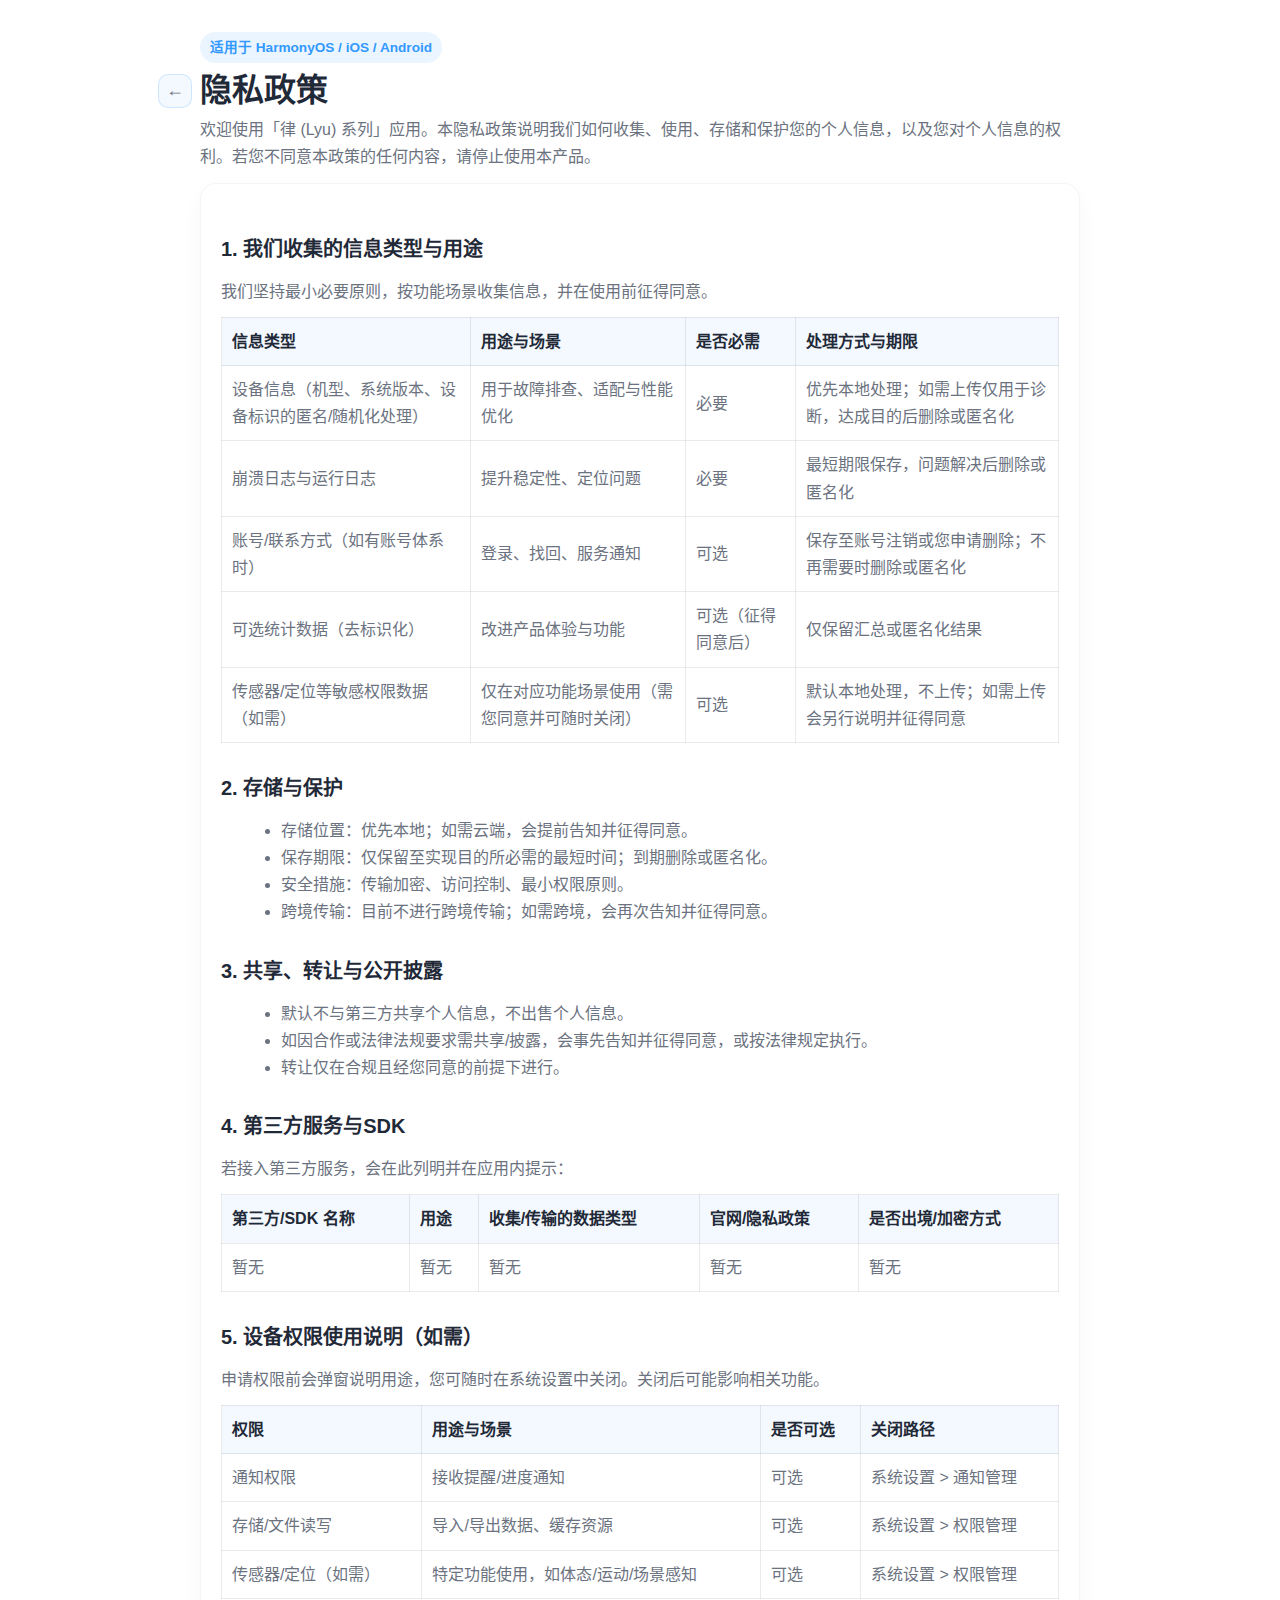
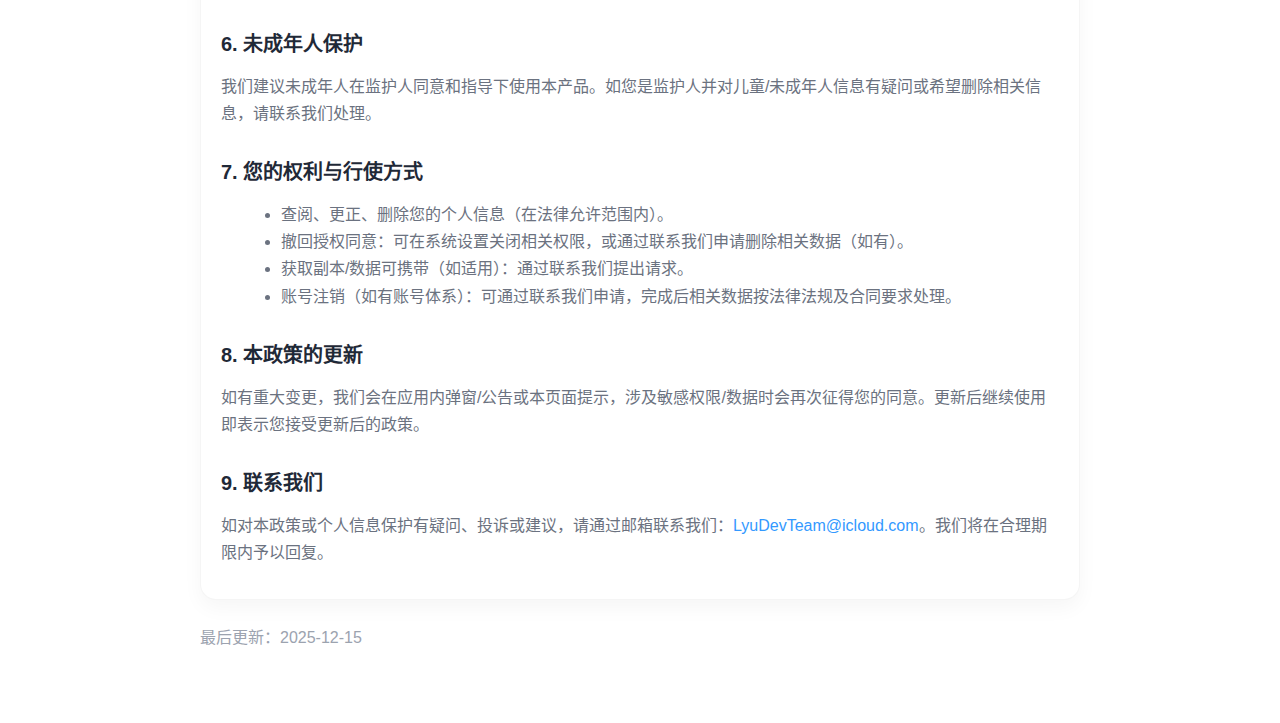
<file: privacy.html>
<!DOCTYPE html>
<html lang="zh-CN">
<head>
    <meta charset="UTF-8">
    <meta name="viewport" content="width=device-width, initial-scale=1.0">
    <title>隐私政策 | 律 (Lyu) 系列</title>
    <style>
        :root {
            --blue: #3399FF;
            --text: #1F2937;
            --muted: #6B7280;
            --bg: #FFFFFF;
        }
        body {
            font-family: -apple-system, BlinkMacSystemFont, "Segoe UI", Roboto, Helvetica, Arial, sans-serif;
            margin: 0;
            background: var(--bg);
            color: var(--text);
            line-height: 1.7;
        }
        .container {
            max-width: 880px;
            margin: 0 auto;
            padding: 32px 20px 60px;
        }
        h1 { font-size: 2rem; margin: 0 0 12px; }
        h2 { font-size: 1.25rem; margin: 28px 0 12px; }
        p { margin: 0 0 12px; color: var(--muted); }
        ul { margin: 8px 0 16px 20px; color: var(--muted); }
        a { color: var(--blue); text-decoration: none; }
        a:hover { text-decoration: underline; }
        table { width: 100%; border-collapse: collapse; margin: 12px 0 16px; }
        th, td { border: 1px solid rgba(0,0,0,0.08); padding: 10px; text-align: left; color: var(--muted); }
        th { background: rgba(51,153,255,0.06); color: var(--text); }
        .badge {
            display: inline-block;
            padding: 4px 10px;
            border-radius: 999px;
            background: rgba(51, 153, 255, 0.1);
            color: var(--blue);
            font-size: 0.85rem;
            font-weight: 600;
            margin-bottom: 10px;
        }
        .title-row {
            display: flex;
            align-items: center;
            gap: 8px;
            margin: 0 0 8px;
        }
        .title-row h1 {
            margin: 0;
            line-height: 1.1;
        }
        .back-arrow {
            display: inline-flex;
            align-items: center;
            justify-content: center;
            width: 32px;
            height: 32px;
            border-radius: 10px;
            color: var(--muted);
            background: rgba(51, 153, 255, 0.06);
            border: 1px solid rgba(51, 153, 255, 0.2);
            text-decoration: none;
            font-size: 18px;
            font-weight: 700;
            transition: all 0.2s ease;
        }
        .back-arrow:hover {
            color: var(--blue);
            border-color: var(--blue);
            background: rgba(51, 153, 255, 0.12);
        }
        
        /* 响应式调整：仅在大屏幕上悬挂箭头 */
        @media (min-width: 960px) {
            .back-arrow {
                margin-left: -42px;
            }
        }
        .card {
            background: #fff;
            border: 1px solid rgba(0,0,0,0.04);
            border-radius: 16px;
            padding: 20px;
            box-shadow: 0 8px 20px rgba(0,0,0,0.04);
        }
        .footer-note {
            margin-top: 24px;
            color: #9CA3AF;
        }
    </style>
</head>
<body>
<div class="container">
    <div class="badge">适用于 HarmonyOS / iOS / Android</div>
    <div class="title-row">
        <a class="back-arrow" href="index.html" aria-label="返回首页">←</a>
        <h1>隐私政策</h1>
    </div>
    <p>欢迎使用「律 (Lyu) 系列」应用。本隐私政策说明我们如何收集、使用、存储和保护您的个人信息，以及您对个人信息的权利。若您不同意本政策的任何内容，请停止使用本产品。</p>

    <div class="card">
        <h2>1. 我们收集的信息类型与用途</h2>
        <p>我们坚持最小必要原则，按功能场景收集信息，并在使用前征得同意。</p>
        <table>
            <thead>
                <tr>
                    <th>信息类型</th>
                    <th>用途与场景</th>
                    <th>是否必需</th>
                    <th>处理方式与期限</th>
                </tr>
            </thead>
            <tbody>
                <tr>
                    <td>设备信息（机型、系统版本、设备标识的匿名/随机化处理）</td>
                    <td>用于故障排查、适配与性能优化</td>
                    <td>必要</td>
                    <td>优先本地处理；如需上传仅用于诊断，达成目的后删除或匿名化</td>
                </tr>
                <tr>
                    <td>崩溃日志与运行日志</td>
                    <td>提升稳定性、定位问题</td>
                    <td>必要</td>
                    <td>最短期限保存，问题解决后删除或匿名化</td>
                </tr>
                <tr>
                    <td>账号/联系方式（如有账号体系时）</td>
                    <td>登录、找回、服务通知</td>
                    <td>可选</td>
                    <td>保存至账号注销或您申请删除；不再需要时删除或匿名化</td>
                </tr>
                <tr>
                    <td>可选统计数据（去标识化）</td>
                    <td>改进产品体验与功能</td>
                    <td>可选（征得同意后）</td>
                    <td>仅保留汇总或匿名化结果</td>
                </tr>
                <tr>
                    <td>传感器/定位等敏感权限数据（如需）</td>
                    <td>仅在对应功能场景使用（需您同意并可随时关闭）</td>
                    <td>可选</td>                    
                    <td>默认本地处理，不上传；如需上传会另行说明并征得同意</td>
                </tr>
            </tbody>
        </table>

        <h2>2. 存储与保护</h2>
        <ul>
            <li>存储位置：优先本地；如需云端，会提前告知并征得同意。</li>
            <li>保存期限：仅保留至实现目的所必需的最短时间；到期删除或匿名化。</li>
            <li>安全措施：传输加密、访问控制、最小权限原则。</li>
            <li>跨境传输：目前不进行跨境传输；如需跨境，会再次告知并征得同意。</li>
        </ul>

        <h2>3. 共享、转让与公开披露</h2>
        <ul>
            <li>默认不与第三方共享个人信息，不出售个人信息。</li>
            <li>如因合作或法律法规要求需共享/披露，会事先告知并征得同意，或按法律规定执行。</li>
            <li>转让仅在合规且经您同意的前提下进行。</li>
        </ul>

        <h2>4. 第三方服务与SDK</h2>
        <p>若接入第三方服务，会在此列明并在应用内提示：</p>
        <table>
            <thead>
                <tr>
                    <th>第三方/SDK 名称</th>
                    <th>用途</th>
                    <th>收集/传输的数据类型</th>
                    <th>官网/隐私政策</th>
                    <th>是否出境/加密方式</th>
                </tr>
            </thead>
            <tbody>
                <tr>
                    <td>暂无</td>
                    <td>暂无</td>
                    <td>暂无</td>
                    <td>暂无</td>
                    <td>暂无</td>
                </tr>
            </tbody>
        </table>

        <h2>5. 设备权限使用说明（如需）</h2>
        <p>申请权限前会弹窗说明用途，您可随时在系统设置中关闭。关闭后可能影响相关功能。</p>
        <table>
            <thead>
                <tr>
                    <th>权限</th>
                    <th>用途与场景</th>
                    <th>是否可选</th>
                    <th>关闭路径</th>
                </tr>
            </thead>
            <tbody>
                <tr>
                    <td>通知权限</td>
                    <td>接收提醒/进度通知</td>
                    <td>可选</td>
                    <td>系统设置 &gt; 通知管理</td>
                </tr>
                <tr>
                    <td>存储/文件读写</td>
                    <td>导入/导出数据、缓存资源</td>
                    <td>可选</td>
                    <td>系统设置 &gt; 权限管理</td>
                </tr>
                <tr>
                    <td>传感器/定位（如需）</td>
                    <td>特定功能使用，如体态/运动/场景感知</td>
                    <td>可选</td>
                    <td>系统设置 &gt; 权限管理</td>
                </tr>
            </tbody>
        </table>

        <h2>6. 未成年人保护</h2>
        <p>我们建议未成年人在监护人同意和指导下使用本产品。如您是监护人并对儿童/未成年人信息有疑问或希望删除相关信息，请联系我们处理。</p>

        <h2>7. 您的权利与行使方式</h2>
        <ul>
            <li>查阅、更正、删除您的个人信息（在法律允许范围内）。</li>
            <li>撤回授权同意：可在系统设置关闭相关权限，或通过联系我们申请删除相关数据（如有）。</li>
            <li>获取副本/数据可携带（如适用）：通过联系我们提出请求。</li>
            <li>账号注销（如有账号体系）：可通过联系我们申请，完成后相关数据按法律法规及合同要求处理。</li>
        </ul>

        <h2>8. 本政策的更新</h2>
        <p>如有重大变更，我们会在应用内弹窗/公告或本页面提示，涉及敏感权限/数据时会再次征得您的同意。更新后继续使用即表示您接受更新后的政策。</p>

        <h2>9. 联系我们</h2>
        <p>如对本政策或个人信息保护有疑问、投诉或建议，请通过邮箱联系我们：<a href="mailto:LyuDevTeam@icloud.com">LyuDevTeam@icloud.com</a>。我们将在合理期限内予以回复。</p>
    </div>

    <p class="footer-note">最后更新：2025-12-15</p>
</div>
</body>
</html>
</file>
